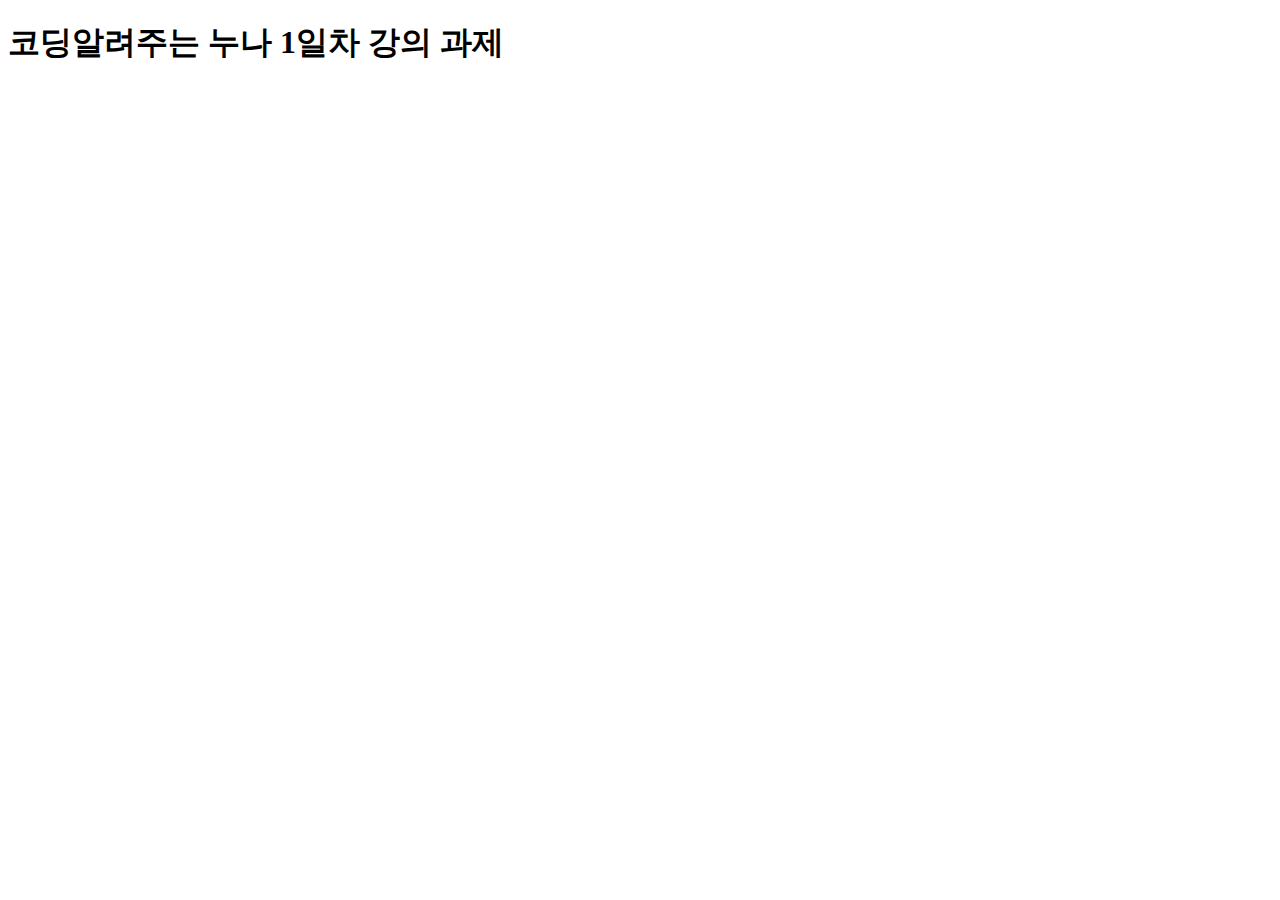
<file: 1일차 - 변수/index.html>
<!DOCTYPE html>
<html lang="en">
<head>
    <meta charset="UTF-8">
    <meta name="viewport" content="width=device-width, initial-scale=1.0">
    <script src="index.js"></script>
    <title>Document</title>
</head>
<body>
    <h1>코딩알려주는 누나 1일차 강의 과제</h1>
</body>
</html>
</file>
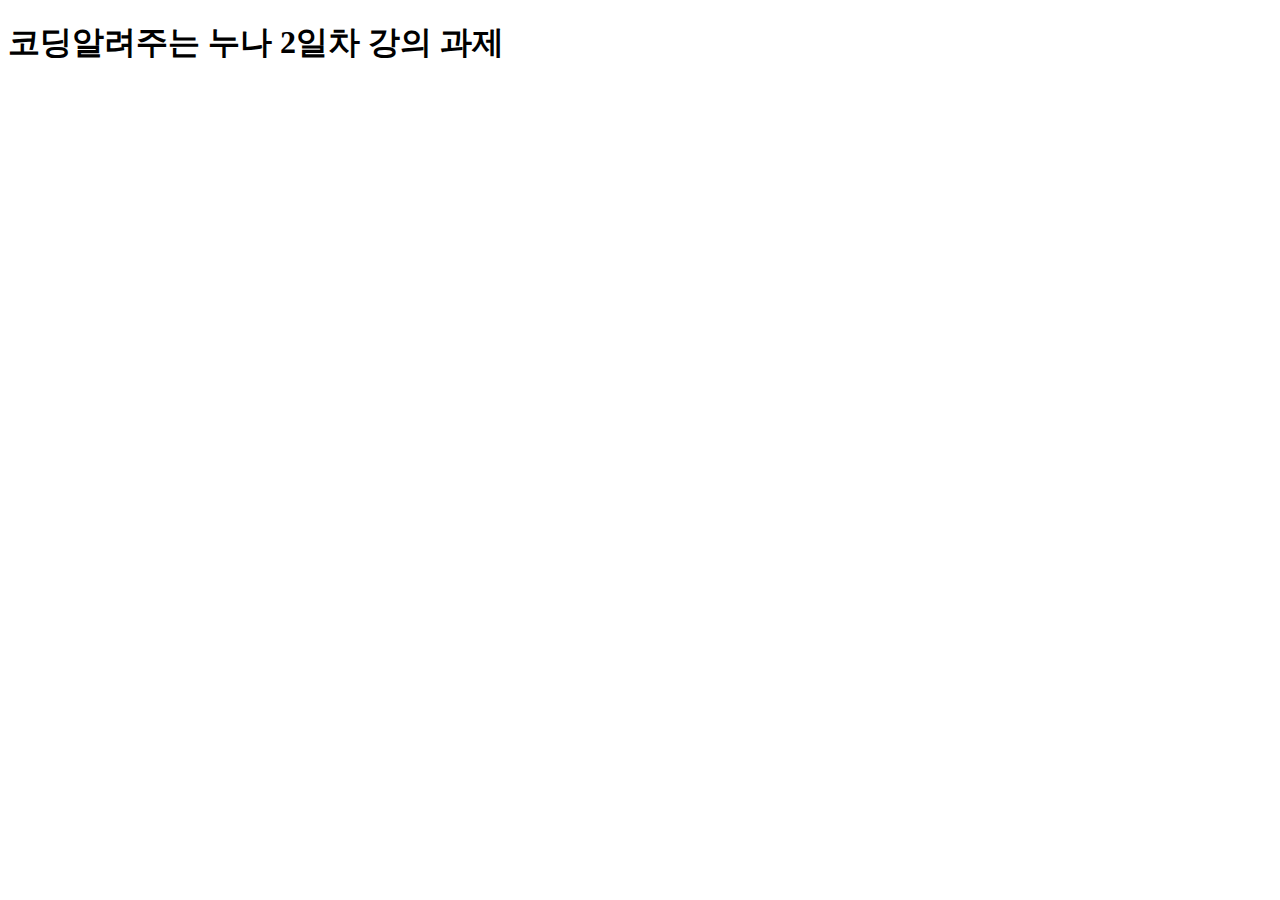
<file: 2일차 - 배열/index.html>
<!DOCTYPE html>
<html lang="en">
<head>
    <meta charset="UTF-8">
    <meta name="viewport" content="width=device-width, initial-scale=1.0">
    <script src="index.js"></script>
    <title>Document</title>
</head>
<body>
    <h1>코딩알려주는 누나 2일차 강의 과제</h1>
</body>
</html>
</file>
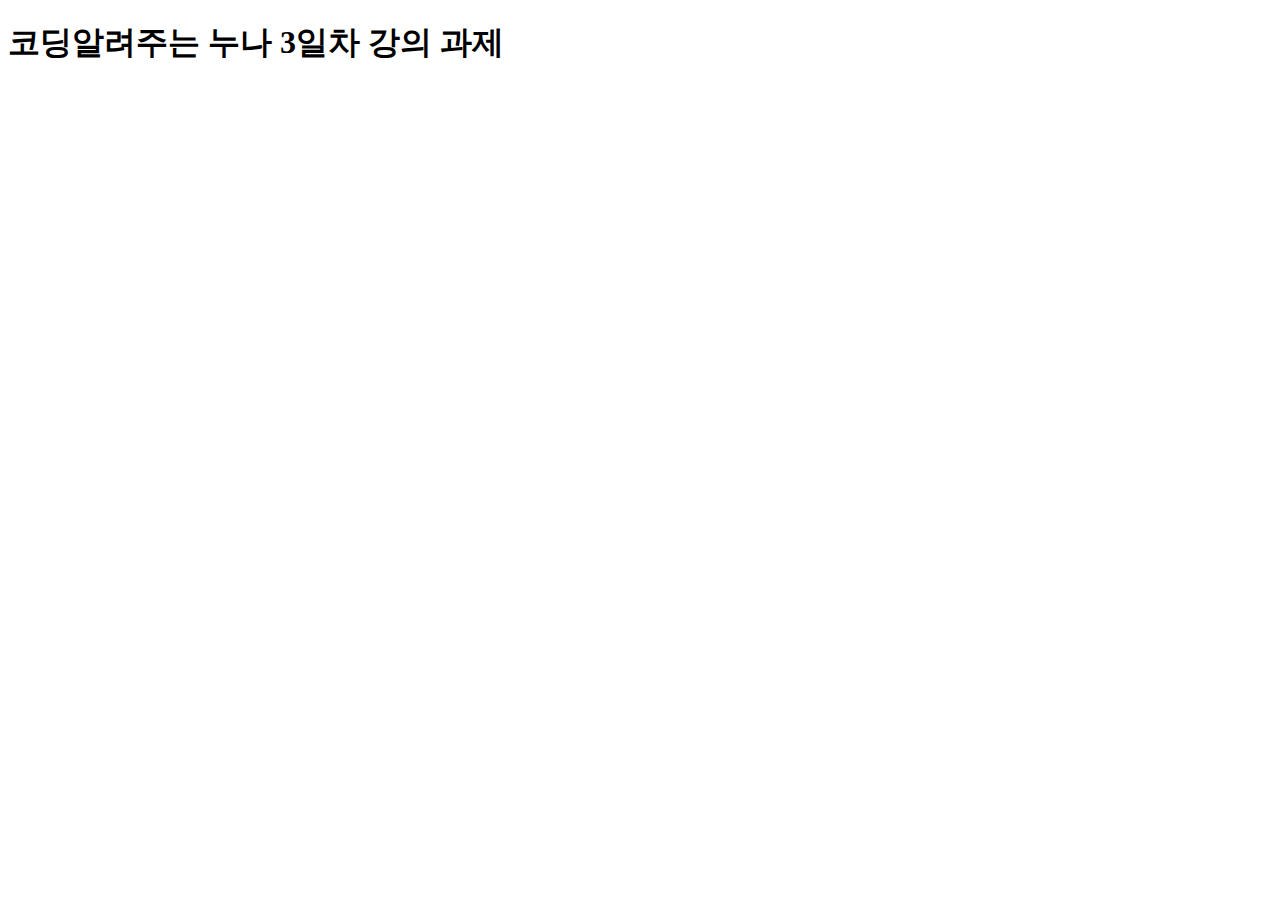
<file: 3일차 - 객체, if문/index.html>
<!DOCTYPE html>
<html lang="en">
<head>
    <meta charset="UTF-8">
    <meta name="viewport" content="width=device-width, initial-scale=1.0">
    <script src="index.js"></script>
    <title>Document</title>
</head>
<body>
    <h1>코딩알려주는 누나 3일차 강의 과제</h1>
</body>
</html>
</file>
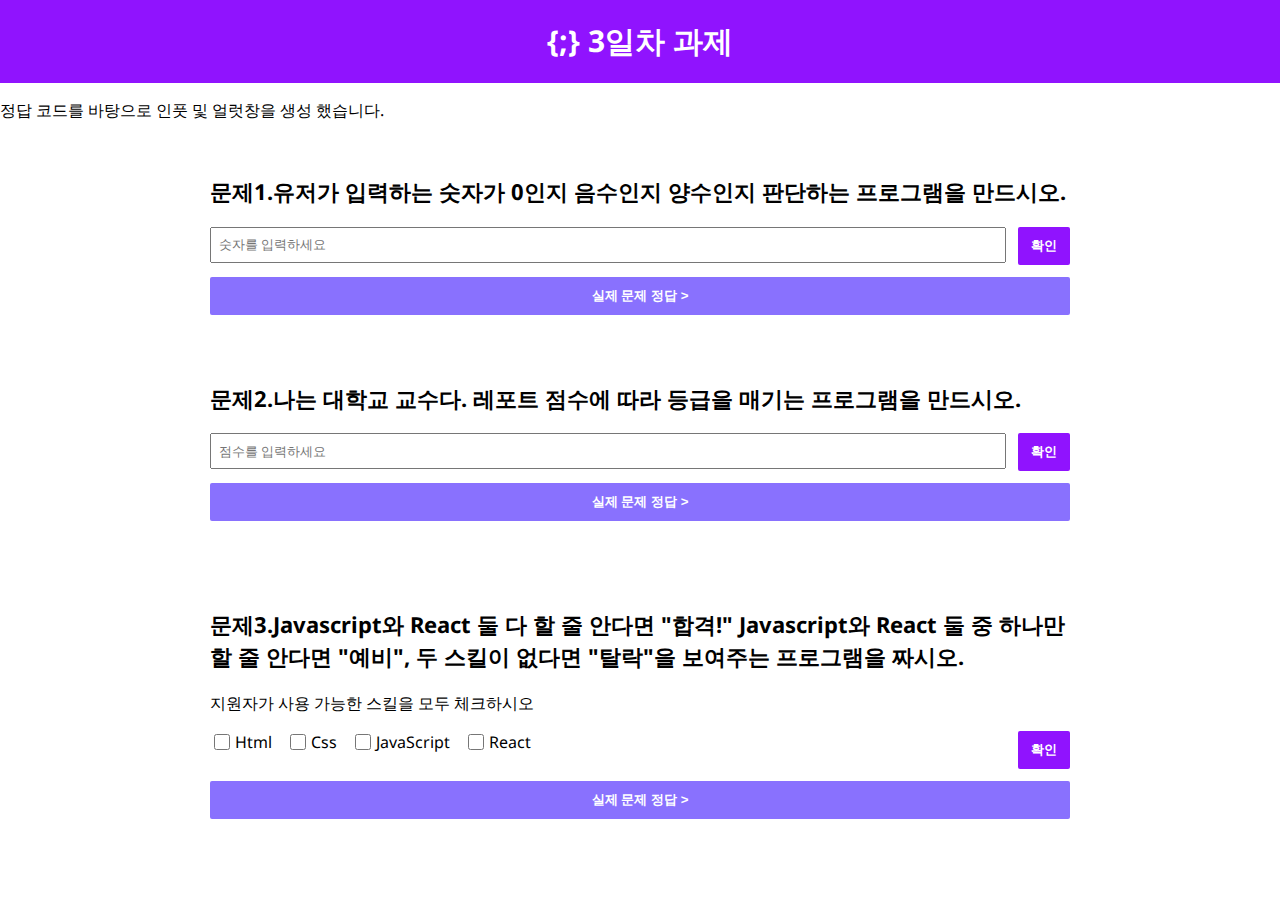
<file: 3일차 - 객체,if문 과제/index.html>
<!DOCTYPE html>
<html lang="en">
<head>
    <meta charset="UTF-8">
    <meta name="viewport" content="width=device-width, initial-scale=1.0">
    <script src="index.js"></script>
    <link rel="stylesheet" href="comm.css">
    <link rel="preconnect" href="https://fonts.googleapis.com">
    <link rel="preconnect" href="https://fonts.gstatic.com" crossorigin>
    <link href="https://fonts.googleapis.com/css2?family=Noto+Sans:ital,wght@0,100..900;1,100..900&display=swap" rel="stylesheet">
    <title>{;} 3일차 과제</title> 
</head>
<body>
    <div class="head">
        <h1>{;} 3일차 과제</h1>
    </div>
        <p style="margin-left:auto;">정답 코드를 바탕으로 인풋 및 얼럿창을 생성 했습니다.</p>
        <div class="answerWrap">
            <div class="wrap wrap1">
                <h2>문제1.유저가 입력하는 숫자가 0인지 음수인지 양수인지 판단하는 프로그램을 만드시오.</h2>
                <div class="box">
                    <input type="number" id="numberInput" placeholder="숫자를 입력하세요">
                    <button onclick="checkNumber()">확인</button>
                </div>
                <div class="box2">
                    <button onclick="toggleSlide(1)" class="button2">실제 문제 정답 ></button>
                    <div class="slideWrap">
                        <p>
                            <span style="color:red; font-size:14px;">*아래의 코드를 참고하여 인풋창에 숫자 입력 시 0인지, 음수인지 양수인지를 판단하여 얼럿창에 보여지게 했습니다. </span><br>
                        let num = -1; <br><br>  

                        if (num === 0) {<br>
                            console.log("0입니다.");<br>
                        } else if (num > 0) {<br>
                            console.log("양수입니다.");<br>
                        } else {<br>
                            console.log("음수입니다.");<br>
                        }
                    </p>
                    </div>
                </div>
            </div>

            <div class="wrap wrap2">
                <h2>문제2.나는 대학교 교수다. 레포트 점수에 따라 등급을 매기는 프로그램을 만드시오.</h2>
                <div class="box">
                    <input type="number" id="scoreInput" placeholder="점수를 입력하세요">
                    <button onclick="checkScore()">확인</button>
                </div>
                <div class="box2">
                    <button onclick="toggleSlide(2)" class="button2">실제 문제 정답 ></button>
                    <div class="slideWrap">
                        <p>
                        <span style="color:red; font-size:14px;">*아래의 코드를 참고하여 숫자 입력 시 등급이 얼럿 창에 보여지게 했습니다. </span><br>
                        let score = 80; <br><br> 
                        if (score >= 90) {<br> 
                            console.log("grade = A");<br> 
                        } else if (score >= 80) {<br> 
                            console.log("grade = B");<br> 
                        } else if (score >= 70) {<br> 
                            console.log("grade = C");<br> 
                        } else if (score >= 60) {<br> 
                            console.log("grade = D");<br> 
                        } else {<br> 
                            console.log("grade = F");<br> 
                        }
                        </p>
                    </div>
                </div>
            </div>

            <div class="wrap wrap3">
                <h2>문제3.Javascript와 React 둘 다 할 줄 안다면 "합격!" Javascript와 React 둘 중 하나만 할 줄 안다면 "예비", 두 스킬이 없다면 "탈락"을 보여주는 프로그램을 짜시오.</h2>
                
                <p>지원자가 사용 가능한 스킬을 모두 체크하시오</p>
                <div class="box">
                    <div class="labelWrap">
                        <label><input type="checkbox" id="html"> Html</label>
                        <label><input type="checkbox" id="css"> Css</label>
                        <label><input type="checkbox" id="js"> JavaScript</label>
                        <label><input type="checkbox" id="react"> React</label>
                    </div>
                    <button onclick="checkResult()">확인</button>
                </div>
                <div class="box2">
                    <button onclick="toggleSlide(3)" class="button2">실제 문제 정답 ></button>
                    <div class="slideWrap">
                        <p>
                            <span style="color:red; font-size:14px;">*아래의 코드를 참고하여 체크된 스킬에 따라 합격, 예비, 탈락 얼럿창이 보여지게 했습니다. </span><br>
                            제공된 배열 <br>
                            let skills = ["HTML","CSS","Javascript","React"] <br><br> 

                            if(skills.includes("Javascript") && skills.includes("React")){<br>
                                console.log("합격");<br>
                            } else if(skills.includes("Javascript") || skills.includes("React")){<br>
                                console.log("예비");<br>
                            } else{<br>
                                console.log("탈락");<br>    
                            }
                        
                        </p>
                    </div>
                </div>
            </div>
        </div>

</body>
</html>
</file>
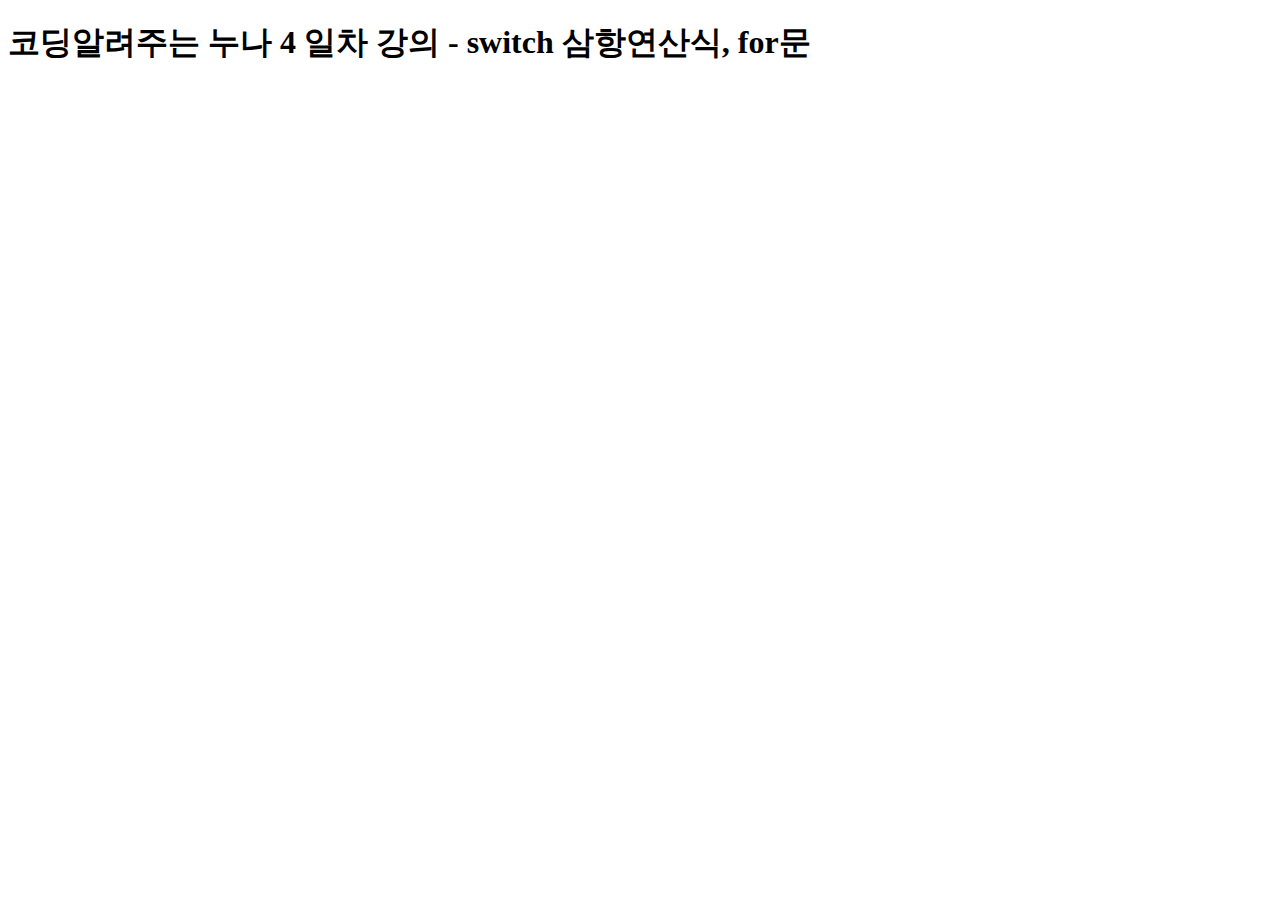
<file: 4일차 - for문/index.html>
<!DOCTYPE html>
<html lang="en">
<head>
    <meta charset="UTF-8">
    <meta name="viewport" content="width=device-width, initial-scale=1.0">
    <script src="/4일차 - for문/index.js"></script>
    <title>Document</title>
</head>
<body>
    <h1>코딩알려주는 누나 4 일차 강의 - switch 삼항연산식, for문</h1>
</body>
</html>
</file>
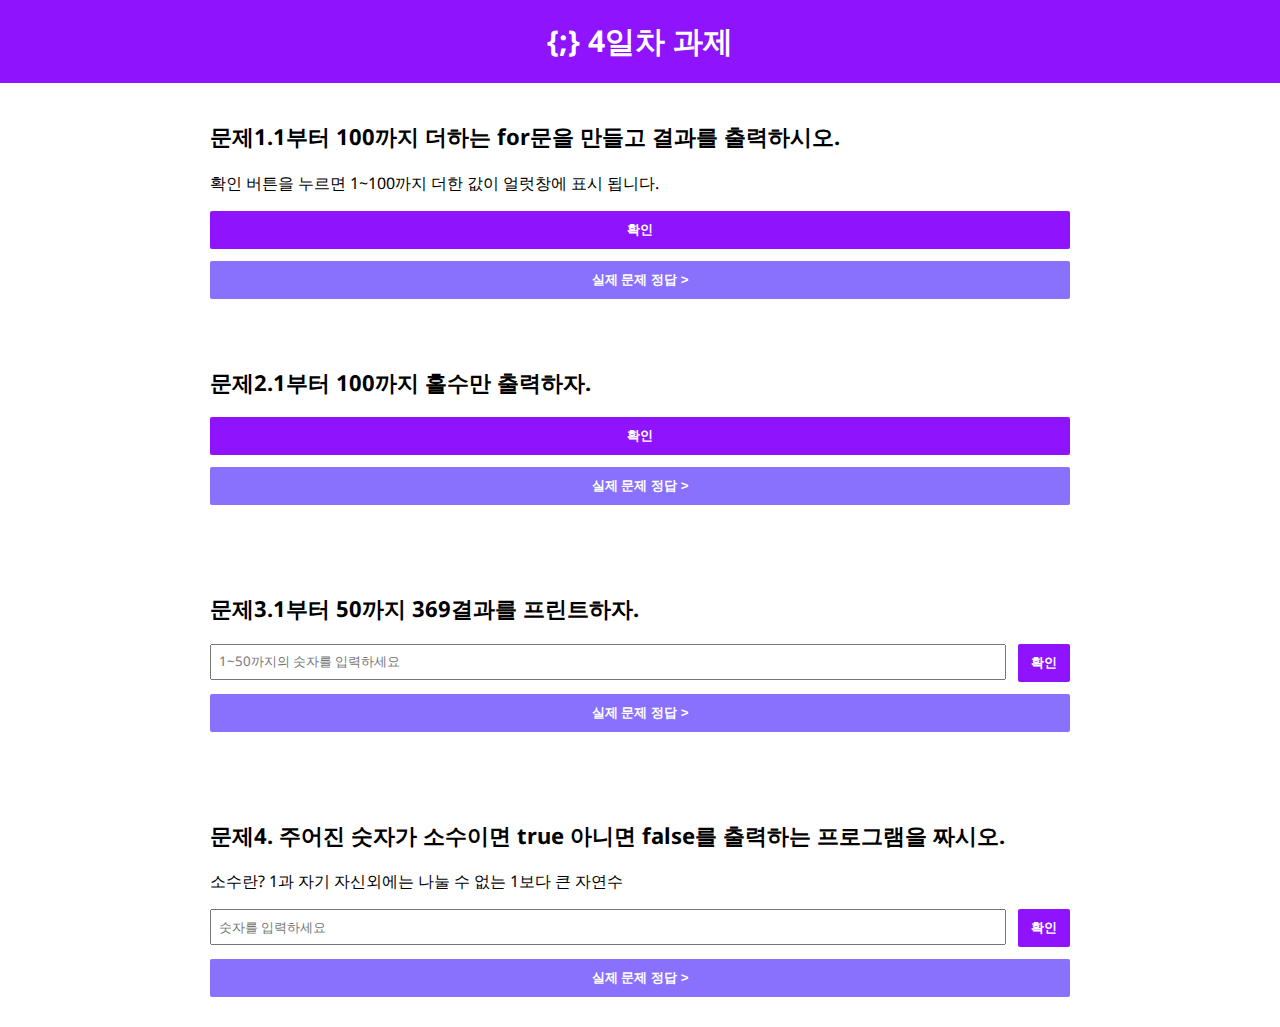
<file: 4일차 - 과제/index.html>
<!DOCTYPE html>
<html lang="ko">
<head>
    <meta charset="UTF-8">
    <meta name="viewport" content="width=device-width, initial-scale=1.0">
    <script src="/4일차 - 과제/index.js"></script>
    <link rel="stylesheet" href="/4일차 - 과제/comm.css">
    <link rel="preconnect" href="https://fonts.googleapis.com">
    <link rel="preconnect" href="https://fonts.gstatic.com" crossorigin>
    <link href="https://fonts.googleapis.com/css2?family=Noto+Sans:ital,wght@0,100..900;1,100..900&display=swap" rel="stylesheet">
    <title>{;} 4일차 과제</title> 
</head>
<body>
    <div class="head">
        <h1>{;} 4일차 과제</h1>
    </div>
        <div class="answerWrap">
            <div class="wrap wrap1">
                <h2>문제1.1부터 100까지 더하는 for문을 만들고 결과를 출력하시오.</h2>
                <p>확인 버튼을 누르면 1~100까지 더한 값이 얼럿창에 표시 됩니다.</p>
                <div class="box">
                    <button onclick="plusNumber()" class="button w100">확인</button>
                </div>
                <div class="box2">
                    <button onclick="toggleSlide(1)" class="button2">실제 문제 정답 ></button>
                    <div class="slideWrap">
                        <p>
                        let sum = 0<br>
                        for(let i=1; i&lt;=100; i++){<br>
                            sum+=i<br>
                        }<br>
                        console.log(sum)
                    </p>
                    </div>
                </div>
            </div>

            <div class="wrap wrap2">
                <h2>문제2.1부터 100까지 홀수만 출력하자.</h2>

                <div class="box">
                    <button onclick="checkNumber()"  class="button w100">확인</button>
                </div>
                <div class="box2">
                    <button onclick="toggleSlide(2)" class="button2">실제 문제 정답 ></button>
                    <div class="slideWrap">
                        <p>
                        for (let i = 1; i &lt;= 100; i += 2) {<br>
                            console.log(i)<br>
                        }
                        </p>
                    </div>
                </div>
            </div>

            <div class="wrap wrap3">
                <h2>문제3.1부터 50까지 369결과를 프린트하자.</h2>
                <div class="box">
                    <input type="number" id="numberInput" placeholder="1~50까지의 숫자를 입력하세요">
                    <button onclick="check369()">확인</button>
                </div>
                <div class="box2">
                    <button onclick="toggleSlide(3)" class="button2">실제 문제 정답 ></button>
                    <div class="slideWrap">
                        <p>
                            <span style="color:red; font-size:14px;">*아래의 코드를 참고하여 369 결과를 알 수 있게 했습니다. </span><br>
                            <br>
                            let num = 30<br>
                            if (!num || num &lt; 1 || num > 50) {<br>
                                console.log("1~50 사이의 숫자를 입력해주세요.");<br>
                            }<br>
                            <br>
                            let strNum = String(num);<br>
                            let result = 0;<br>
                            <br>
                            for (let i of strNum) {<br>
                                if (i === "3" || i === "6" || i === "9") {<br>
                                    result++;<br>
                                }<br>
                            }<br>
                            <br>
                            if (result === 0) {<br>
                                console.log(num);<br>
                            } else {<br>
                                console.log("짝".repeat(result));<br>
                            }
                        </p>
                    </div>
                </div>
            </div>

            <div class="wrap wrap4">
                <h2>문제4. 주어진 숫자가 소수이면 true 아니면 false를 출력하는 프로그램을 짜시오.</h2>
                <p>소수란? 1과 자기 자신외에는 나눌 수 없는 1보다 큰 자연수</p>
                <div class="box">
                    <input type="number" id="primeInput" placeholder="숫자를 입력하세요">
                    <button onclick="checkPrime()">확인</button>
                </div>
                <div class="box2">
                    <button onclick="toggleSlide(4)" class="button2">실제 문제 정답 ></button>
                    <div class="slideWrap">
                        <p>
                            let primeNum = 33<br>
                            let isPrime = true <br>

                            if(primeNum &lt;= 1 ) {<br>
                                isPrime = false<br>
                                <br>
                            } else {<br>
                                for(let i=2; i &lt; primeNum; i++){<br>
                                    if(primeNum % i == 0){<br>
                                        isPrime =  false <br>
                                    } <br>
                                }<br>
                            }<br>
                            console.log(isPrime)<br>

                        </p>
                    </div>
                </div>
            </div>
        </div>

</body>
</html>
</file>
<file: 3일차 - 객체,if문 과제/comm.css>
body {
  font-family: "Noto Sans", sans-serif;
  padding: 0;
  margin: 0;
  box-sizing: border-box;
}

.head {
  margin: 0 auto;

  text-align: center;

  background: rgb(144, 19, 254);
}

h1 {
  padding: 0;
  margin: 0;
  display: block;
  padding: 20px 0;
  color: white;
  font-size: 30px;
}

h2 {
  font-size: 22px;
  padding-top: 0;
}

input {
  height: 30px;
  width: calc(100% - 72px);
}

input::placeholder {
  font-family: "Noto Sans", sans-serif;
  padding-left: 5px;
}

button {
  line-height: 32px;
  border: none;
  padding: 2px;
  background: rgb(144, 19, 254);
  width: 52px;
  box-sizing: border-box;
  border-radius: 2px;
  color: white;
  font-weight: 600;
  border: 1px solid transparent;
  transition: all 0.3s ease;
  cursor: pointer;
  margin-left: 20px;
}

button:hover {
  color: rgb(144, 19, 254);
  background: white;
  border: 1px solid rgb(144, 19, 254);
}

label {
  display: inline-flex;
  align-items: center;
}

label > input[type="checkbox" i] {
  height: 16px;
  width: 16px;
  margin-right: 5px;
}

label + label {
  margin-left: 10px;
}

.answerWrap {
  display: flex;
  flex-direction: column;
  max-width: 900px;
  margin: 0 auto;
}

.wrap {
  padding: 20px;
}

.wrap + .wrap {
  margin-bottom: 20px;
}

.wrap:last-of-type {
  margin-bottom: 0;
}

.box {
  width: 100%;
  display: flex;
  flex-direction: row;
}

.box > button {
  margin-left: auto;
}

.labelWrap {
  width: calc(100% - 72px);
}

/* 슬라이드 토글  */
.box2 {
  width: 100%;
}
.button2 {
  width: 100%;
  margin-left: 0;
  margin-top: 12px;
  background: rgb(59 19 254);
  opacity: 0.6;
}
.button2:hover {
  border-color: rgb(59 19 254);
  color: rgb(59 19 254);
}
.slideWrap {
  max-height: 0;
  overflow: hidden;
  transition: max-height 0.5s ease;
  background-color: #f0f0f0;
  padding: 0 10px;
  margin-top: 10px;
}

.slideWrap.open {
  max-height: 500px; /* 충분히 큰 값으로 설정 */
  padding: 10px;
}

@media (max-width: 680px) {
  .answerWrap {
    width: 100%;
  }
  input {
    width: auto;
  }
  button {
    width: 100%;
    margin-top: 8px !important;
  }

  .box {
    flex-direction: column;
  }

  label {
    width: calc(50% - 21px);
  }

  label + label {
    margin-left: 0;
  }
}
</file>
<file: 4일차 - 과제/comm.css>
body {
  font-family: "Noto Sans", sans-serif;
  padding: 0;
  margin: 0;
  box-sizing: border-box;
}

.head {
  margin: 0 auto;

  text-align: center;

  background: rgb(144, 19, 254);
}

h1 {
  padding: 0;
  margin: 0;
  display: block;
  padding: 20px 0;
  color: white;
  font-size: 30px;
}

h2 {
  font-size: 22px;
  padding-top: 0;
}

input {
  height: 30px;
  width: calc(100% - 72px);
}

input::placeholder {
  font-family: "Noto Sans", sans-serif;
  padding-left: 5px;
}

button {
  line-height: 32px;
  border: none;
  padding: 2px;
  background: rgb(144, 19, 254);
  width: 52px;
  box-sizing: border-box;
  border-radius: 2px;
  color: white;
  font-weight: 600;
  border: 1px solid transparent;
  transition: all 0.3s ease;
  cursor: pointer;
  margin-left: 20px;
}

button.w100 {
  width: 100% !important;
}

button:hover {
  color: rgb(144, 19, 254);
  background: white;
  border: 1px solid rgb(144, 19, 254);
}

label {
  display: inline-flex;
  align-items: center;
}

label > input[type="checkbox" i] {
  height: 16px;
  width: 16px;
  margin-right: 5px;
}

label + label {
  margin-left: 10px;
}

.answerWrap {
  display: flex;
  flex-direction: column;
  max-width: 900px;
  margin: 0 auto;
}

.wrap {
  padding: 20px;
}

.wrap + .wrap {
  margin-bottom: 20px;
}

.wrap:last-of-type {
  margin-bottom: 0;
}

.box {
  width: 100%;
  display: flex;
  flex-direction: row;
}

.box > button {
  margin-left: auto;
}

.labelWrap {
  width: calc(100% - 72px);
}

.quote {
  max-width: 900px;
  margin: 0 auto;
  display: flex;
  justify-content: flex-end;
}

/* 슬라이드 토글  */
.box2 {
  width: 100%;
}
.button2 {
  width: 100%;
  margin-left: 0;
  margin-top: 12px;
  background: rgb(59 19 254);
  opacity: 0.6;
}
.button2:hover {
  border-color: rgb(59 19 254);
  color: rgb(59 19 254);
}
.slideWrap {
  max-height: 0;
  overflow: hidden;
  transition: max-height 0.5s ease;
  background-color: #f0f0f0;
  padding: 0 10px;
  margin-top: 10px;
}

.slideWrap.open {
  max-height: 600px;
  padding: 10px;
}

@media (max-width: 680px) {
  .answerWrap {
    width: 100%;
  }
  input {
    width: auto;
  }
  button {
    width: 100%;
    margin-top: 8px !important;
  }

  .box {
    flex-direction: column;
  }

  label {
    width: calc(50% - 21px);
  }

  label + label {
    margin-left: 0;
  }
}
</file>
